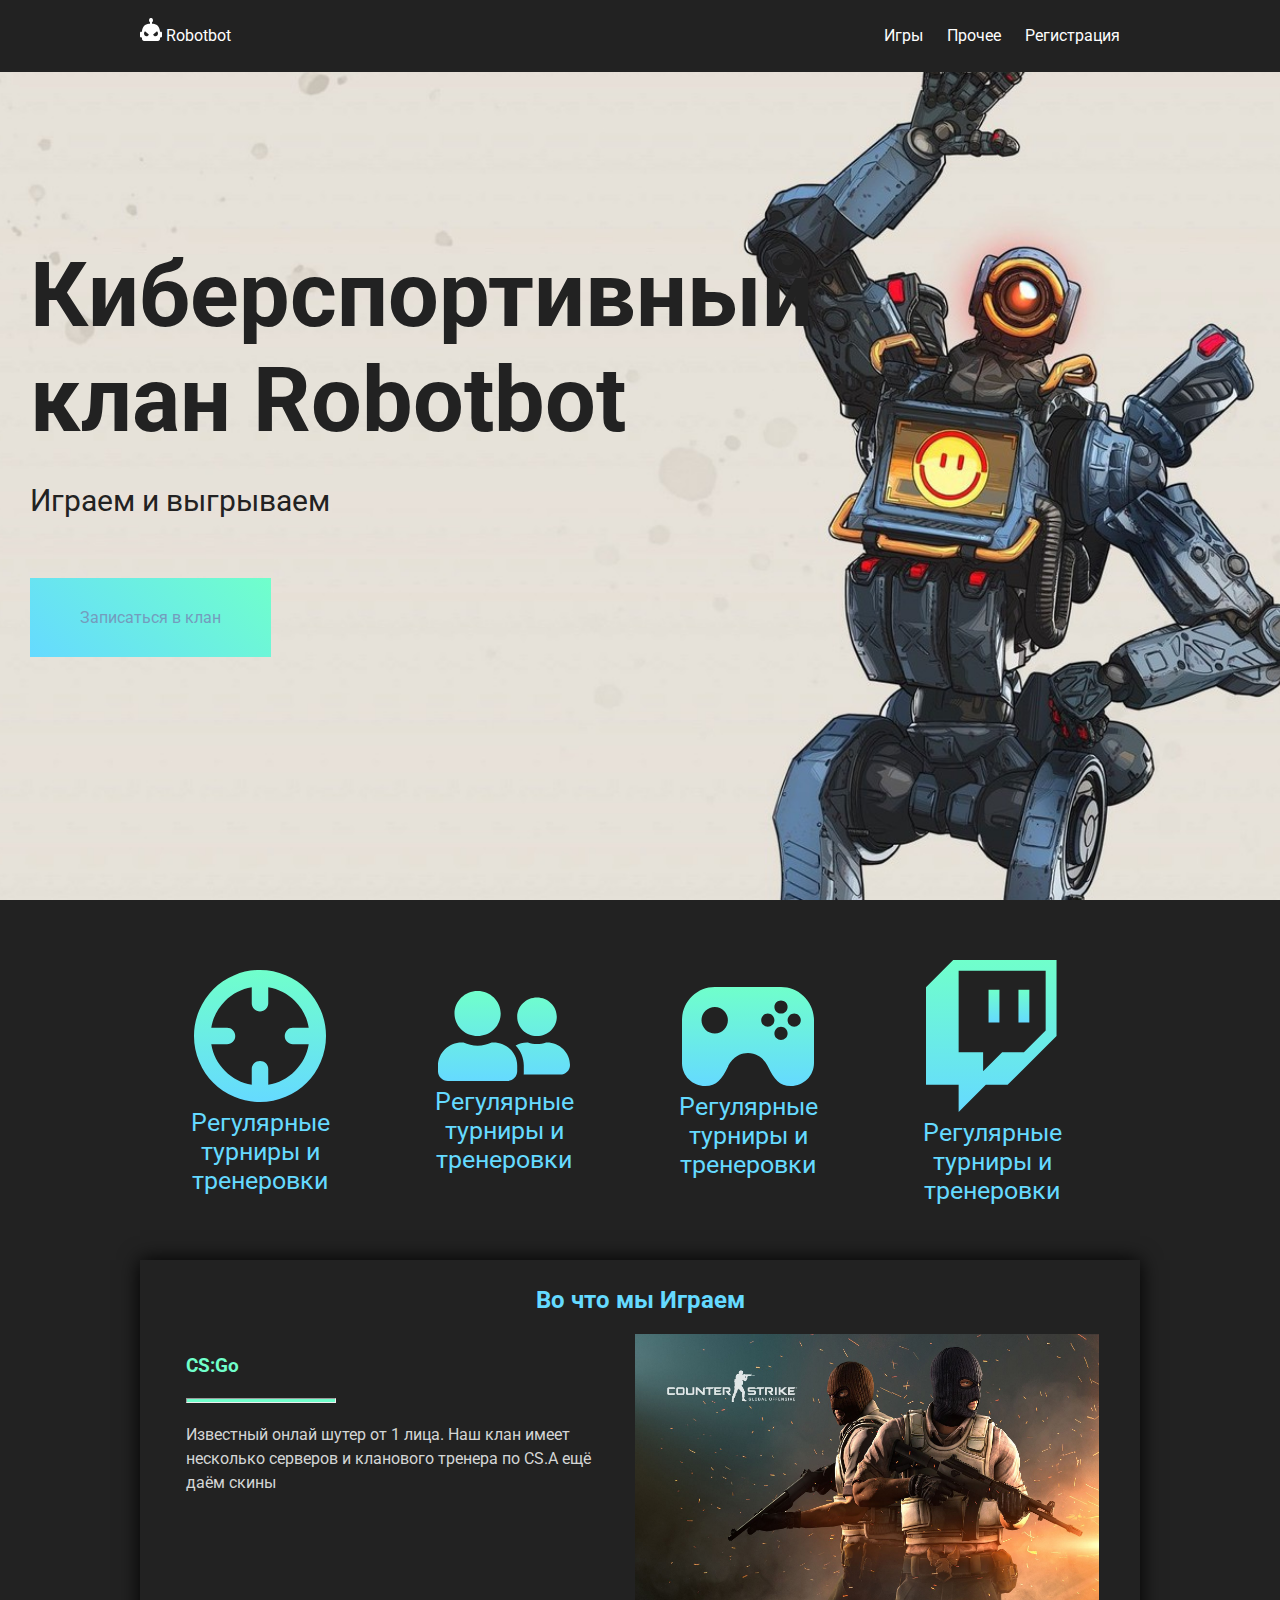
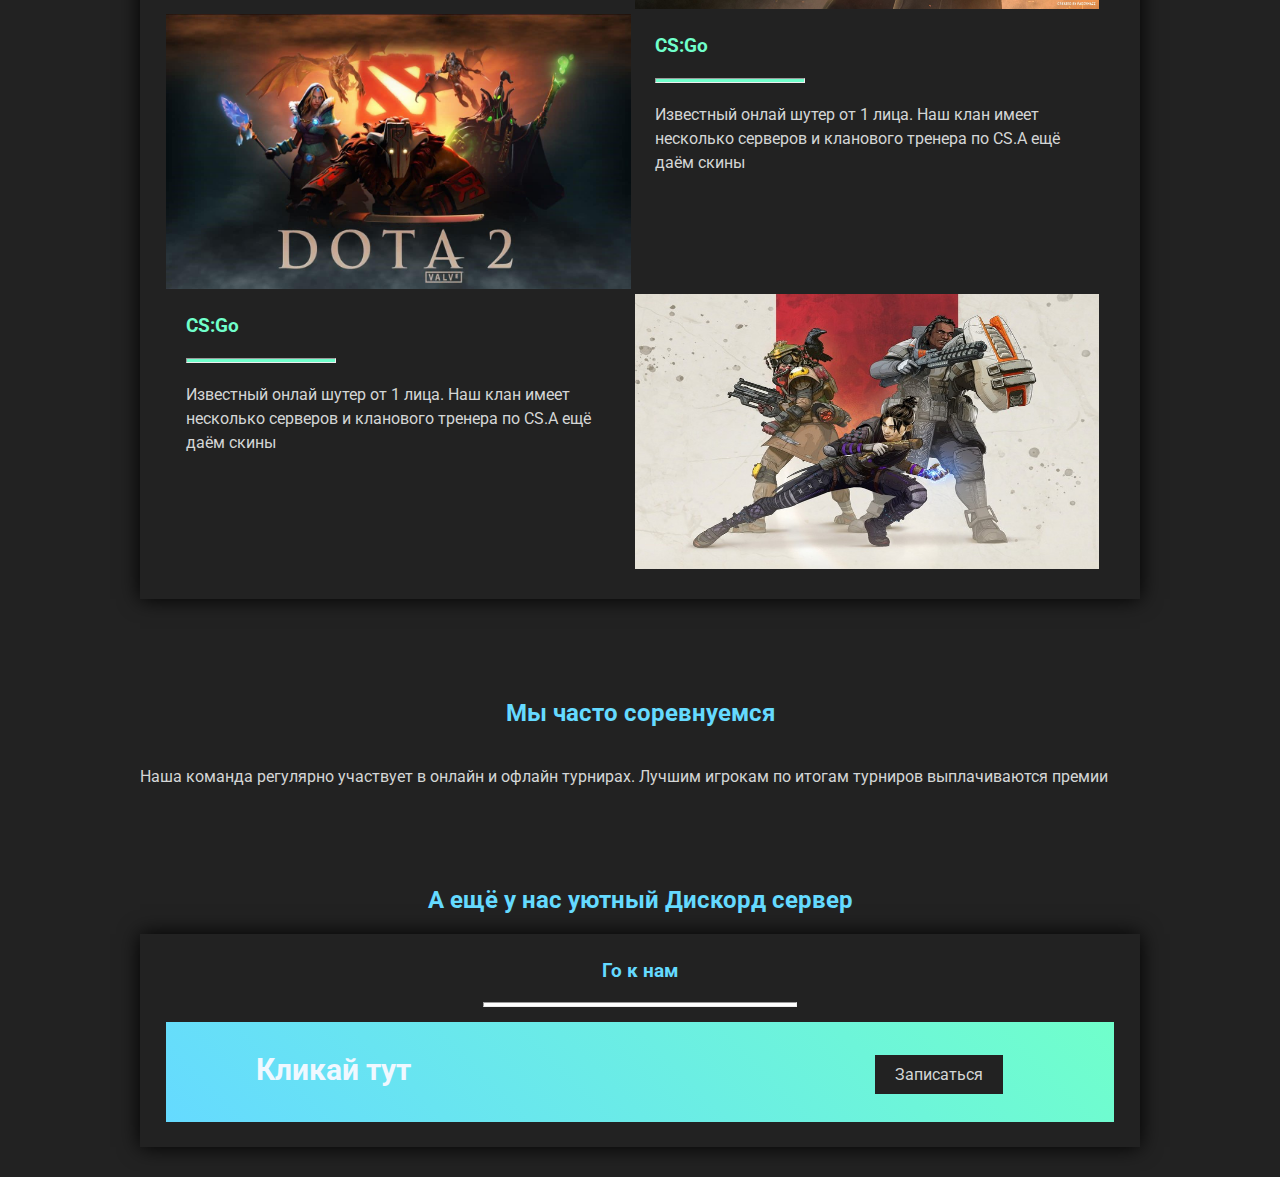
<file: index.html>
<!DOCTYPE html>
<html lang="en">
<head>
    <meta charset="UTF-8">
    <meta name="viewport" content="width=device-width, initial-scale=1.0">
    <title>Cybersport</title>
    <link rel="stylesheet" href="style.css">
</head>
<body>
    <div class="menu">
        <div class="contener">
            <img src="img/icons/site_logo.svg" alt="">
            <span>Robotbot</span>
            <div class="menu-links">
                <a href="#describ">Игры</a>
                <a href="#turniers">Прочее</a>
                <a href="reg.html">Регистрация</a>
            </div>
        </div>
    </div>
    <div class="header">
        <div class="header-contener">
            <h1>Киберспортивный <br>клан Robotbot</h1>
            <p>Играем и выгрываем</p>
            <a href="reg.html">Записаться в клан</a>
        </div>
    </div>
    <div class="describ" id="describ">
        <div class="contener">
            <div class="describ-card">
                <img src="img/icons/scope.svg" alt="">
                <p>Регулярные турниры и тренеровки</p>
            </div>
            <div class="describ-card">
                <img src="img/icons/friendly.svg" alt="">
                <p>Регулярные турниры и тренеровки</p>
            </div>
            <div class="describ-card">
                <img src="img/icons/joystic.svg" alt="">
                <p>Регулярные турниры и тренеровки</p>
            </div>
            <div class="describ-card">
                <img src="img/icons/twitch.svg" alt="">
                <p>Регулярные турниры и тренеровки</p>
            </div>
        </div>
    </div>
    <div class="games">
        <div class="contener games-contener">
            <h2 class="section-title">Во что мы Играем</h2>
            <div class="games-card">
                <div class="games-card-info">
                    <h3>CS:Go</h3>
                    <hr>
                    <p>Известный онлай шутер от 1 лица. Наш клан имеет несколько серверов и кланового тренера по CS.А ещё даём скины</p>
                </div>
                <div class="games-card-img">
                    <img src="img/csgo.jpg" alt="">
                </div>
            </div>
            <div class="games-card">
                <div class="games-card-img">
                    <img src="img/dota2.jpg" alt="">
                </div>
                <div class="games-card-info">
                    <h3>CS:Go</h3>
                    <hr>
                    <p>Известный онлай шутер от 1 лица. Наш клан имеет несколько серверов и кланового тренера по CS.А ещё даём скины</p>
                </div>
            </div>
            <div class="games-card">
                <div class="games-card-info">
                    <h3>CS:Go</h3>
                    <hr>
                    <p>Известный онлай шутер от 1 лица. Наш клан имеет несколько серверов и кланового тренера по CS.А ещё даём скины</p>
                </div>
                <div class="games-card-img">
                    <img src="img/apex.jpg" alt="">
                </div>
            </div>
    </div>
    <div class="turniers" id="turniers">
        <div class="contener">
            <h2 class="section-title">Мы часто соревнуемся</h3>
            <p>Наша команда регулярно участвует в онлайн и офлайн турнирах. Лучшим игрокам по итогам турниров выплачиваются премии</p>
        </div>
    </div>
    <div class="discord">
        <h2 class="section-title">А ещё у нас уютный Дискорд сервер</h2>
        <div class="contener discord-contener">
            <h3 class="section-title">Го к нам</h3>
            <hr>
            <div class="discord-box">
                <p>Кликай тут</p>
                <a href="reg.html">Записаться</a>
            </div>
        </div>
    </div>
</body>
</html>
</file>
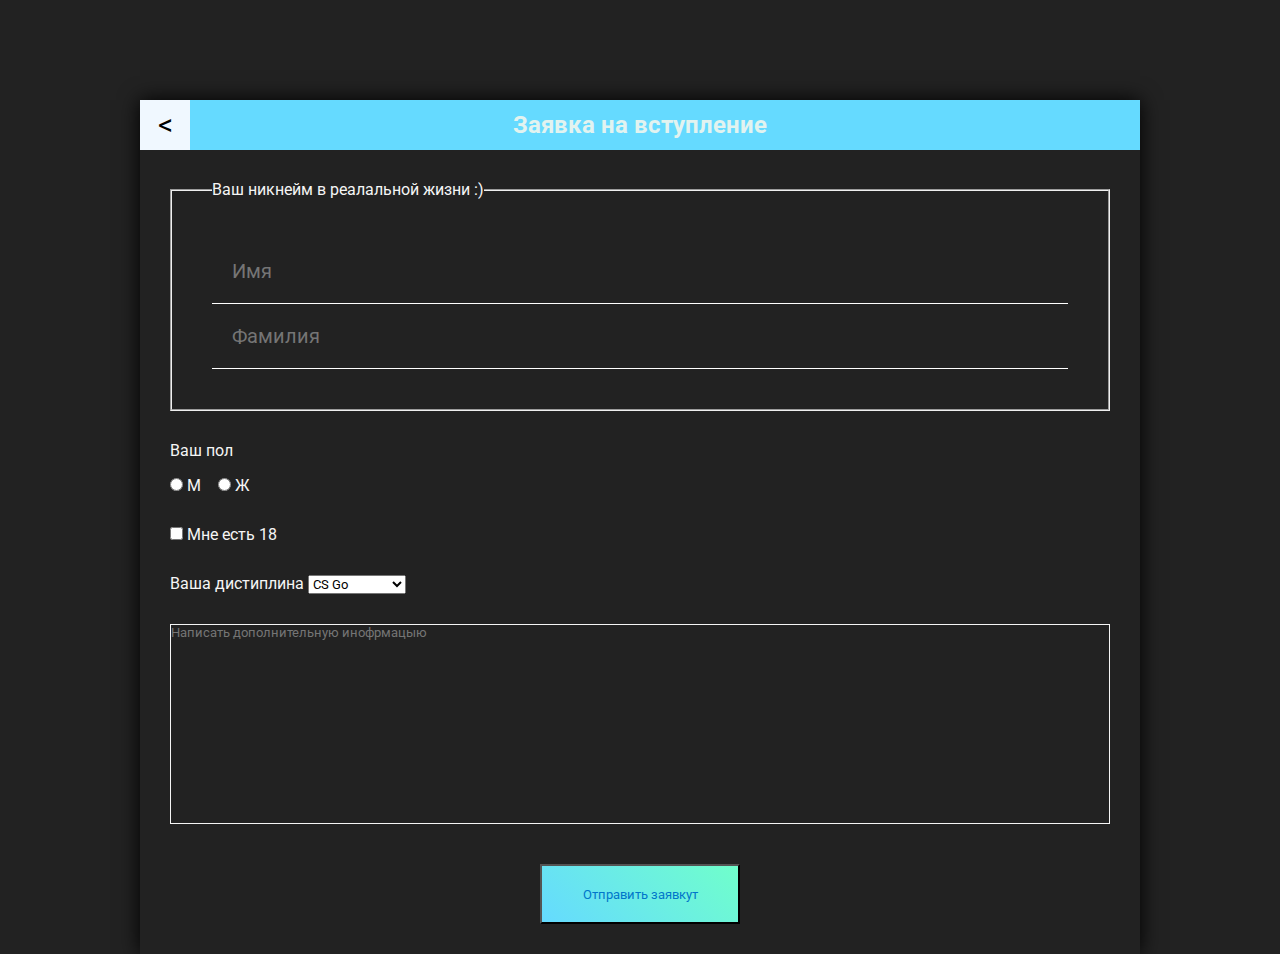
<file: reg.html>
<!DOCTYPE html>
<html lang="en">
<head>
    <meta charset="UTF-8">
    <meta name="viewport" content="width=device-width, initial-scale=1.0">
    <title>Registration</title>
    <link rel="stylesheet" href="reg.css">
</head>
<body>  
    <form action="">
        <div class="form-header">
            <a href="index.html"><</a>
            <h2>Заявка на вступление</h2>
        </div>
        <div class="form-body">
            <fieldset>
                <legend>Ваш никнейм в реалальной жизни :)</legend>
                <input class="firstname" type="text" placeholder="Имя">
                <input class="surname" type="text" placeholder="Фамилия">
            </fieldset>
            <div class="form-atribut">
                <p class="form-atribut-heading">Ваш пол</p>
                <input type="radio" name="gender" id="male">
                <label for="male">М</label>
                <input type="radio" name="gender" id="female" class="form-atribut-female">
                <label for="female">Ж</label>
            </div>
            
            <div class="form-atribut">
                <input type="checkbox" id="age"> 
                <label for="age">Мне есть 18</label>
            </div>
            
            <div class="form-atribut">
                <label for="">Ваша дистиплина</label>
                <select name="" id="">
                    <option value="">CS Go</option>
                    <option value="">Dota</option>
                    <option value="">Apex legends</option>
                </select>
            </div>
            

            <textarea name="" placeholder="Написать дополнительную инофрмацыю"></textarea>

            <button>Отправить заявкут</button>
        </div>
    </form>
</body>
</html>
</file>
<file: style.css>
@import url('https://fonts.googleapis.com/css2?family=Montserrat:ital,wght@0,100..900;1,100..900&family=Roboto:ital,wght@0,100;0,300;0,400;0,500;0,700;0,900;1,100;1,300;1,400;1,500;1,700;1,900&display=swap');
*{
    padding: 0;
    margin: 0;
    box-sizing: border-box;
    font-family:"Roboto", sans-serif;
    scroll-behavior: smooth;
}
body{
    background-color: #222222;
}
.menu{
    background-color: #222222;
    color: white;
    height: 8vh;
    line-height: 8vh;
    position: fixed;
    top: 0;
    left: 0;
    z-index: 10;
    width: 100%;
}
.contener{
    max-width: 1000px;
    margin: auto;
}
.menu-links{
    float: right;
}
.menu-links a{
    color: #fdfdfd;
    text-decoration: none;
    margin-right: 20px;
}
.menu-links a:hover{
    display: inline-block;
    transform: scale(1.1);
    color: aqua;
}
.header{
    background: url(img/apex-legends-pathfinder-robot-emoticons-saluting-futuristic.jpg) center/cover no-repeat;
    height: 100vh;
    width: 100%;
}
.header-contener{
    position: absolute;
    top: 50%;
    left: 30px;
    transform: translateY(-50%);
}
.header-contener h1{
    font-size: 90px;
    color: #222222;
    font-weight: bold;
}
.header-contener p{
    color: #222222;
    font-size: 30px;
    margin-top: 30px;
    margin-bottom: 30px;
}
.header-contener a{

    background: linear-gradient(45deg, #65DAFF, #70FFCB);
    padding: 30px 50px;
    margin-top:30px;
    display: inline-block;
    text-decoration: none;
    color: rgb(117, 156, 189);
}
.describ{
    height: 40vh;
    padding-top: 60px;

}
.describ-card{
    color:#65DAFF;
    width: 24%;
    font-size: 25px;
    display: inline-block;
    margin: auto;
    vertical-align: middle;
    text-align: center;
}
.describ-card img{
    width: 55%;
}
.games-card-img img{
    width: 100%;
    height: 100%;
}
.games-contener{
    box-shadow:0px 0px 20px #000000;
    padding: 2%;
}
.section-title{
    color:#65DAFF;
    text-align: center;
    margin-bottom: 20px;
}
.games-card-info{
    height: 280px;
    width: 49%;
    display: inline-block;
    vertical-align: top;
    color: #d4d6d6;
    line-height: 24px;
    padding: 20px;
}
.games-card-img{
    width: 49%;
    display: inline-block;
    height: 275px;
    vertical-align: top;
}
.games-card-info h3{
    color:#70FFCB;
    margin-bottom: 20px;
}
.games-card-info p{
    margin-top: 20px;
}

.games-card-info hr{
    width: 150px;
    height: 5px;
    background-color:#70FFCB;
}

.turniers p{
    color: #d4d6d6;
    margin-top: 40px;
}
.turniers{
    padding: 100px 0;
}
.discord-contener{
    box-shadow:0px 0px 20px #000000;
    padding: 2%;
}
.discord{
    margin-bottom: 30px;
}
.discord-contener hr{
    height: 5px;
    width: 33%;
    background: white;
    margin: auto;
    margin-bottom: 15px;
}
.discord-box{
    background: linear-gradient(45deg, #65DAFF, #70FFCB);
    height: 100px;
    padding: 30px 90px;
}
.discord-box p{
    display: inline-block;
    color: aliceblue;
    font-size: 30px;
    font-weight: bold;
    width: 80%;
}
.discord-box a{
    background-color: #222222;
    color: #d4d6d6;
    text-decoration: none;
    padding: 10px 20px;
}
</file>
<file: reg.css>
@import url('https://fonts.googleapis.com/css2?family=Montserrat:ital,wght@0,100..900;1,100..900&family=Roboto:ital,wght@0,100;0,300;0,400;0,500;0,700;0,900;1,100;1,300;1,400;1,500;1,700;1,900&display=swap');
*{
    padding: 0;
    margin: 0;
    box-sizing: border-box;
    font-family:"Roboto", sans-serif;
    scroll-behavior: smooth;
}
body{
    background-color: #222222;
}
form{
    max-width: 1000px;
    margin: auto;
    box-shadow:0 0 20px black;
    margin-top: 100px;
}
.form-header{
    height: 50px;
    position: relative;
}
.form-header a{
    text-decoration: none;
    display: inline-block;
    background-color: aliceblue;
    color: black;
    height: 50px;
    width: 50px;
    font-size: 30px;
    text-align: center;
    line-height: 50px;
    position: absolute;
    top: 0;
    left: 0;
}
.form-header h2{
    background-color: #65DAFF;
    display: inline-block;
    color: #e2f3f0;
    width: 100%;
    height: 50px;
    text-align: center;
    line-height: 50px; 
}
.form-body{
    color: whitesmoke;
    padding: 30px
}
.firstname{
    background: none;
    border: none;
    border-bottom: 1px solid #ffffff;
    width: 100%;
    padding: 20px;
    outline: none;
    color: whitesmoke;
    font-size: 20px;
}
.surname{
    background: none;
    border: none;
    border-bottom: 1px solid #ffffff;
    width: 100%;
    padding: 20px;
    outline: none;
    color: whitesmoke;
    font-size: 20px;
}
.form-atribut{
    margin: 30px 0;
}
.form-atribut-heading{
    margin-bottom: 16px; 
}
.form-atribut-female{
    margin-left: 13px;
}
textarea{
    display: block;
    width: 100%;
    height: 200px;
    resize: none;
    background: none;
    border: 1px solid whitesmoke;
    margin-bottom: 40px;
}
button{
    height: 60px;
    width: 200px;
    margin: auto;
    display: block;
    background: linear-gradient(45deg, #65DAFF, #70FFCB);
    color: rgb(0, 118, 202);;
}
fieldset{
    padding:40px;
}
</file>
